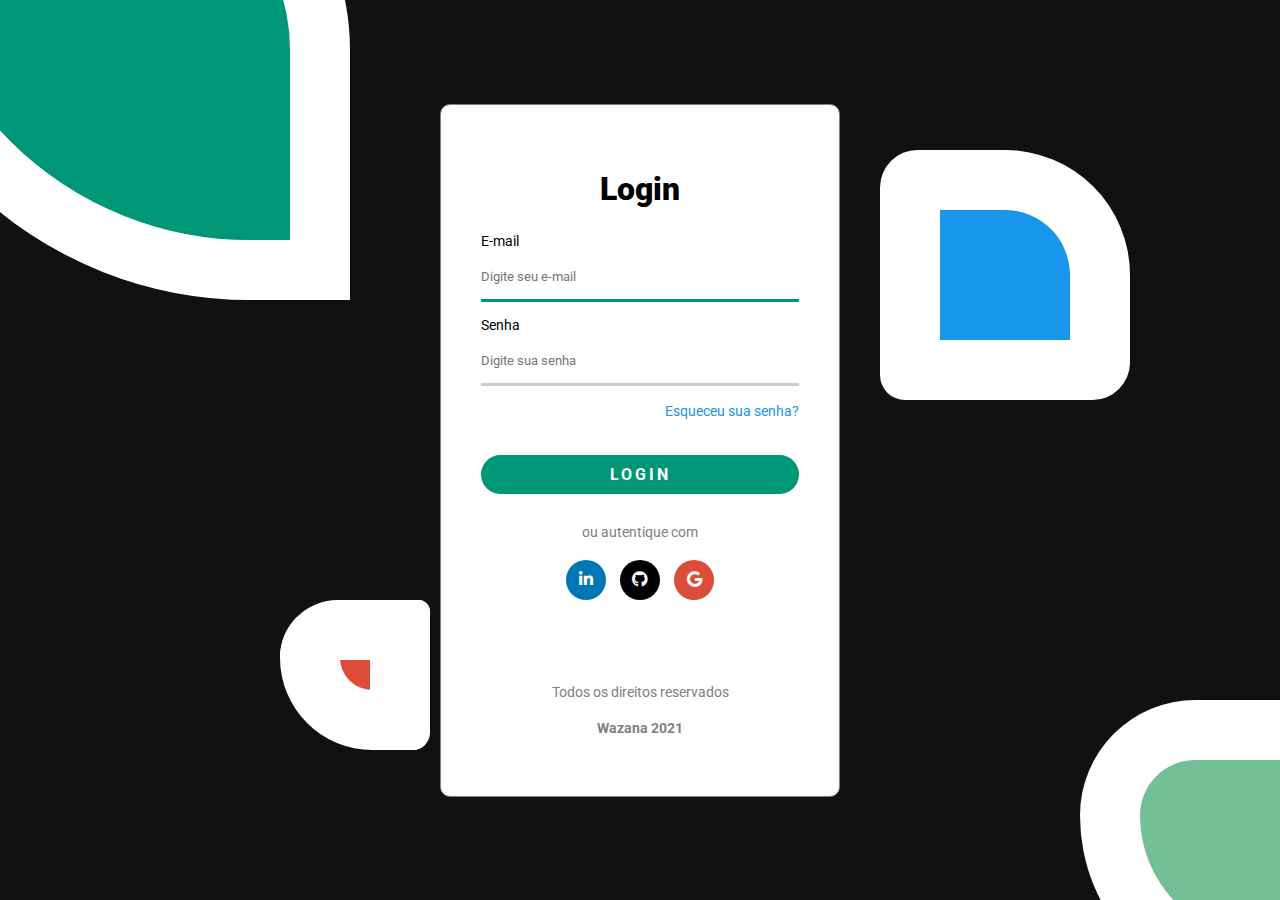
<file: index.html>
<!DOCTYPE html>
<html lang="en">

<head>
  <meta charset="UTF-8">
  <meta http-equiv="X-UA-Compatible" content="IE=edge">
  <meta name="viewport" content="width=device-width, initial-scale=1.0">
  <title>Introdução ao CSS</title>
  <link rel="stylesheet" href="styles.css" />
  <link rel="preconnect" href="https://fonts.googleapis.com">
  <link rel="preconnect" href="https://fonts.gstatic.com" crossorigin>
  <link href="https://fonts.googleapis.com/css2?family=Roboto:wght@100;300;400;500;700;900&display=swap"
    rel="stylesheet">
  <link rel="stylesheet" href="https://cdnjs.cloudflare.com/ajax/libs/font-awesome/5.15.3/css/all.min.css">
</head>

<body>
  <form>
    <h1>Login</h1>
    <label>E-mail</label>
    <input autofocus type="email" placeholder="Digite seu e-mail" />
    <label>Senha</label>
    <input type="password" placeholder="Digite sua senha" />
    <div class="link-container">
      <a href="">Esqueceu sua senha?</a>
    </div>
    <button>Login</button>
    <div class="marker-text">
      ou autentique com
    </div>
    <div class="social-auth-container">
      <div>
        <div>
          <i class="fab fa-linkedin-in"></i>
        </div>
      </div>
      <div>
        <div>
          <i class="fab fa-github"></i>
        </div>
      </div>
      <div>
        <div>
          <i class="fab fa-google"></i>
        </div>
      </div>
    </div>
    <div class="marker-text">
      Todos os direitos reservados
    </div>
    <div class="marker-text">
      <strong>Wazana 2021</strong>
    </div>
  </form>
  <div class="bubble bubble-1"></div>
  <div class="bubble bubble-2"></div>
  <div class="bubble bubble-3"></div>
  <div class="bubble bubble-4"></div>
</body>

</html>
</file>
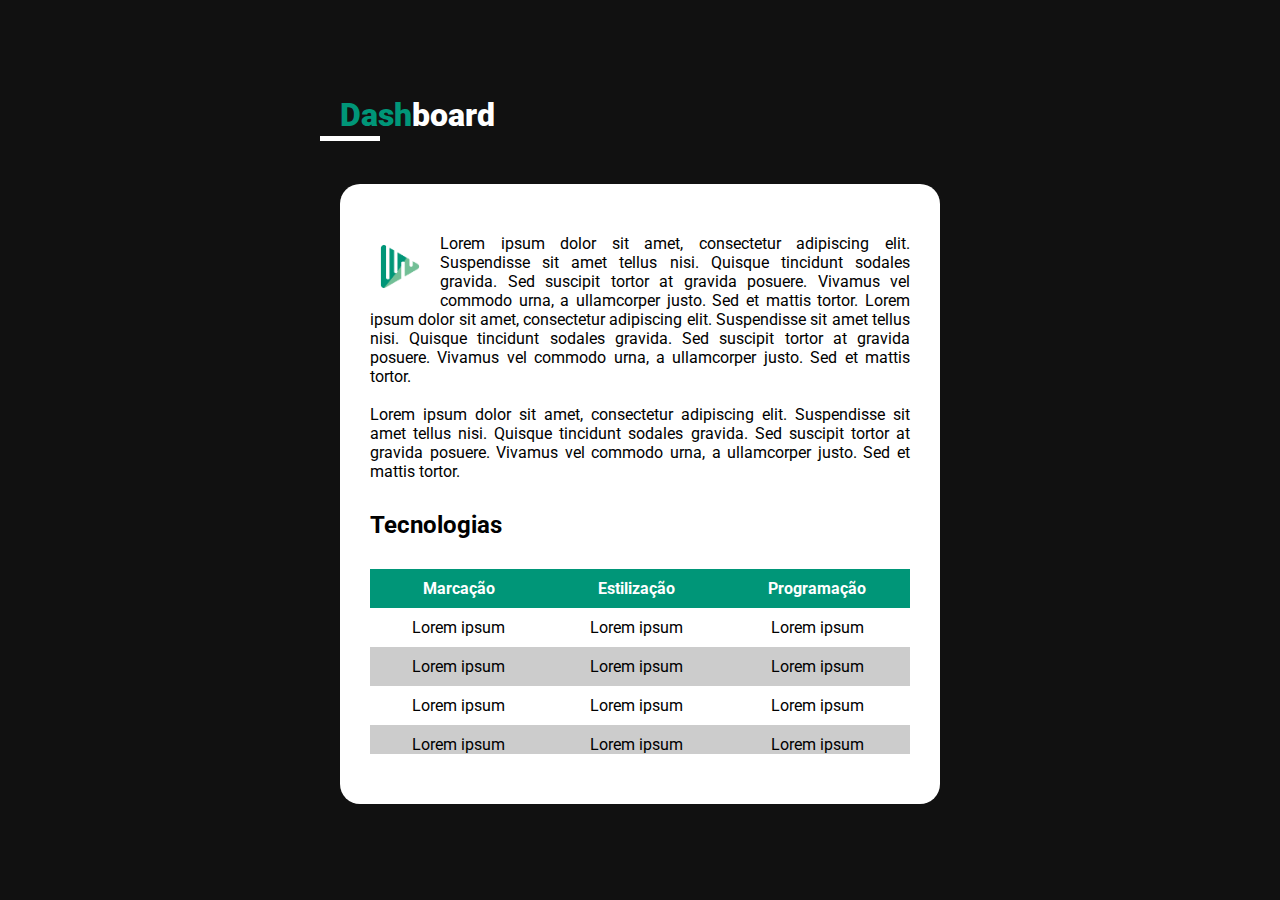
<file: home.html>
<!DOCTYPE html>
<html lang="en">

<head>
  <meta charset="UTF-8">
  <meta http-equiv="X-UA-Compatible" content="IE=edge">
  <meta name="viewport" content="width=device-width, initial-scale=1.0">
  <title>Introdução ao CSS</title>
  <link rel="stylesheet" href="styles.css" />
  <link rel="preconnect" href="https://fonts.googleapis.com">
  <link rel="preconnect" href="https://fonts.gstatic.com" crossorigin>
  <link href="https://fonts.googleapis.com/css2?family=Roboto:wght@100;300;400;500;700;900&display=swap"
    rel="stylesheet">
</head>

<body>
  <div class="home-container">
    <h1>
      <span>Dash</span>board
    </h1>
    <div class="dashboard-content-container">
      <img alt="Wazana logo" src="img/wazana_logo.png" />
      <span>
        Lorem ipsum dolor sit amet, consectetur adipiscing elit. Suspendisse sit amet tellus nisi. Quisque tincidunt
        sodales gravida. Sed suscipit tortor at gravida posuere. Vivamus vel commodo urna, a ullamcorper justo. Sed et
        mattis tortor.
        Lorem ipsum dolor sit amet, consectetur adipiscing elit. Suspendisse sit amet tellus nisi. Quisque tincidunt
        sodales gravida. Sed suscipit tortor at gravida posuere. Vivamus vel commodo urna, a ullamcorper justo. Sed et
        mattis tortor.
      </span>
      <br />
      <br />
      <span>
        Lorem ipsum dolor sit amet, consectetur adipiscing elit. Suspendisse sit amet tellus nisi. Quisque tincidunt
        sodales gravida. Sed suscipit tortor at gravida posuere. Vivamus vel commodo urna, a ullamcorper justo. Sed et
        mattis tortor.
      </span>
      <h2>Tecnologias</h2>
      <div class="table-container">
        <table>
          <thead>
            <th>Marcação</th>
            <th>Estilização</th>
            <th>Programação</th>
          </thead>
          <tbody>
            <tr>
              <td>Lorem ipsum</td>
              <td>Lorem ipsum</td>
              <td>Lorem ipsum</td>
            </tr>
            <tr class="background-active">
              <td>Lorem ipsum</td>
              <td>Lorem ipsum</td>
              <td>Lorem ipsum</td>
            </tr>
            <tr>
              <td>Lorem ipsum</td>
              <td>Lorem ipsum</td>
              <td>Lorem ipsum</td>
            </tr>
            <tr class="background-active">
              <td>Lorem ipsum</td>
              <td>Lorem ipsum</td>
              <td>Lorem ipsum</td>
            </tr>
            <tr>
              <td>Lorem ipsum</td>
              <td>Lorem ipsum</td>
              <td>Lorem ipsum</td>
            </tr>
          </tbody>
        </table>
      </div>
    </div>
  </div>
</body>

</html>
</file>
<file: styles.css>
* {
  box-sizing: border-box;
  margin: 0;
  padding: 0;
  font-family: 'Roboto', sans-serif;
}

body {
  background-color: #111;
  height: 100vh;
  width: 100vw;
  display: table-cell;
  vertical-align: middle;
  padding: 20px;
}

form {
  background-color: #FFF;
  max-width: 400px;
  padding: 40px;
  margin: 0 auto;
  border-radius: 10px;
  border: 1px solid gray;
}

form h1 {
  margin: 25px 0;
  font-weight: 900;
  text-align: center;
}

label {
  display: block;
  margin-bottom: 5px;
  font-size: 14px;
}

input {
  display: block;
  outline-width: 0;
  width: 100%;
  margin-bottom: 15px;
  border: none;
  border-bottom: 3px solid #CCC;
  padding: 15px 0;
}

input:focus {
  border-bottom: 3px solid #009678;
}

.link-container {
  text-align: right;
  margin: 15px 0;
}

.link-container a {
  font-size: 14px;
  color: #1796eb;
  text-decoration: none;
}

button {
  width: 100%;
  margin-top: 20px;
  margin-bottom: 30px;
  background-color: #009678;
  border: none;
  padding: 10px;
  border-radius: 30px;
  color: #FFF;
  font-weight: bold;
  font-size: 1rem;
  text-transform: uppercase;
  letter-spacing: 3px;
  cursor: pointer;
}

button:hover {
  opacity: 0.8;
}

.marker-text {
  margin-bottom: 20px;
  text-align: center;
  color: gray;
  font-size: 14px;
}

.social-auth-container {
  text-align: center;
  margin-bottom: 80px;
}

.social-auth-container > div {
  display: inline-block;
  margin: 0 5px;
  height: 40px;
  width: 40px;
  border-radius: 50%;
  cursor: pointer;
}

.social-auth-container > div:hover {
  opacity: 0.8;
}

.social-auth-container > div:nth-child(1){
  background-color: #0077B5;
}

.social-auth-container > div:nth-child(2){
  background-color: #000;
}

.social-auth-container > div:nth-child(3){
  background-color: #dd4b39;
}

.social-auth-container div div {
  display: table-cell;
  height: 40px;
  width: 40px;
  text-align: center;
  vertical-align: middle;
  color: #FFF;
}

.bubble {
  position: fixed;
  z-index: -1;
  border: 60px solid #FFF;
}

.bubble-1 {
  height: 500px;
  width: 500px;
  background-color: #009678;
  top: -200px;
  left: -150px;
  border-radius: 0% 50% 0% 80%;
}

.bubble-2 {
  height: 300px;
  width: 300px;
  background-color: #73BF96;
  bottom: -100px;
  right: -100px;
  border-radius: 50% 10% 15% 80%;
}

.bubble-3 {
  height: 150px;
  width: 150px;
  background-color: #dd4b39;
  bottom: 150px;
  left: 280px;
  border-radius: 50% 10% 15% 80%;
}

.bubble-4 {
  height: 250px;
  width: 250px;
  background-color: #1796eb;
  top: 150px;
  right: 150px;
  border-radius: 15% 50% 15% 10%;
}

/* HOME */

.home-container {
  max-width: 600px;
  margin: 0 auto;
  text-align: justify;
}

.home-container h1 {
  position: relative;
  margin-bottom: 50px;
  font-weight: 900;
  color: #FFF;
}

.home-container h1::after {
  position: absolute;
  content: '';
  background-color: #FFF;
  width: 60px;
  height: 5px;
  top: 40px;
  left: -20px;
}

.home-container h1 span {
  color: #009678;
}

.home-container img {
  width: 60px;
  float: left;
  margin-right: 10px;
}

.dashboard-content-container {
  padding: 50px 30px;
  background-color: #FFF;
  border-radius: 20px;
}

.home-container h2 {
  margin: 30px 0;
}

.table-container {
  max-height: 185px;
  overflow: auto;
}

.home-container table {
  background-color: #FFF;
  width: 100%;
  border-spacing: 0px;
}

.home-container table th, td {
  padding: 10px;
  text-align: center;
}

.home-container table th {
  background: #009678;
  color: #FFF;
  position: sticky;
  top: 0;
  left: 0;
}

.background-active {
  background-color: #CCC;
}
</file>
